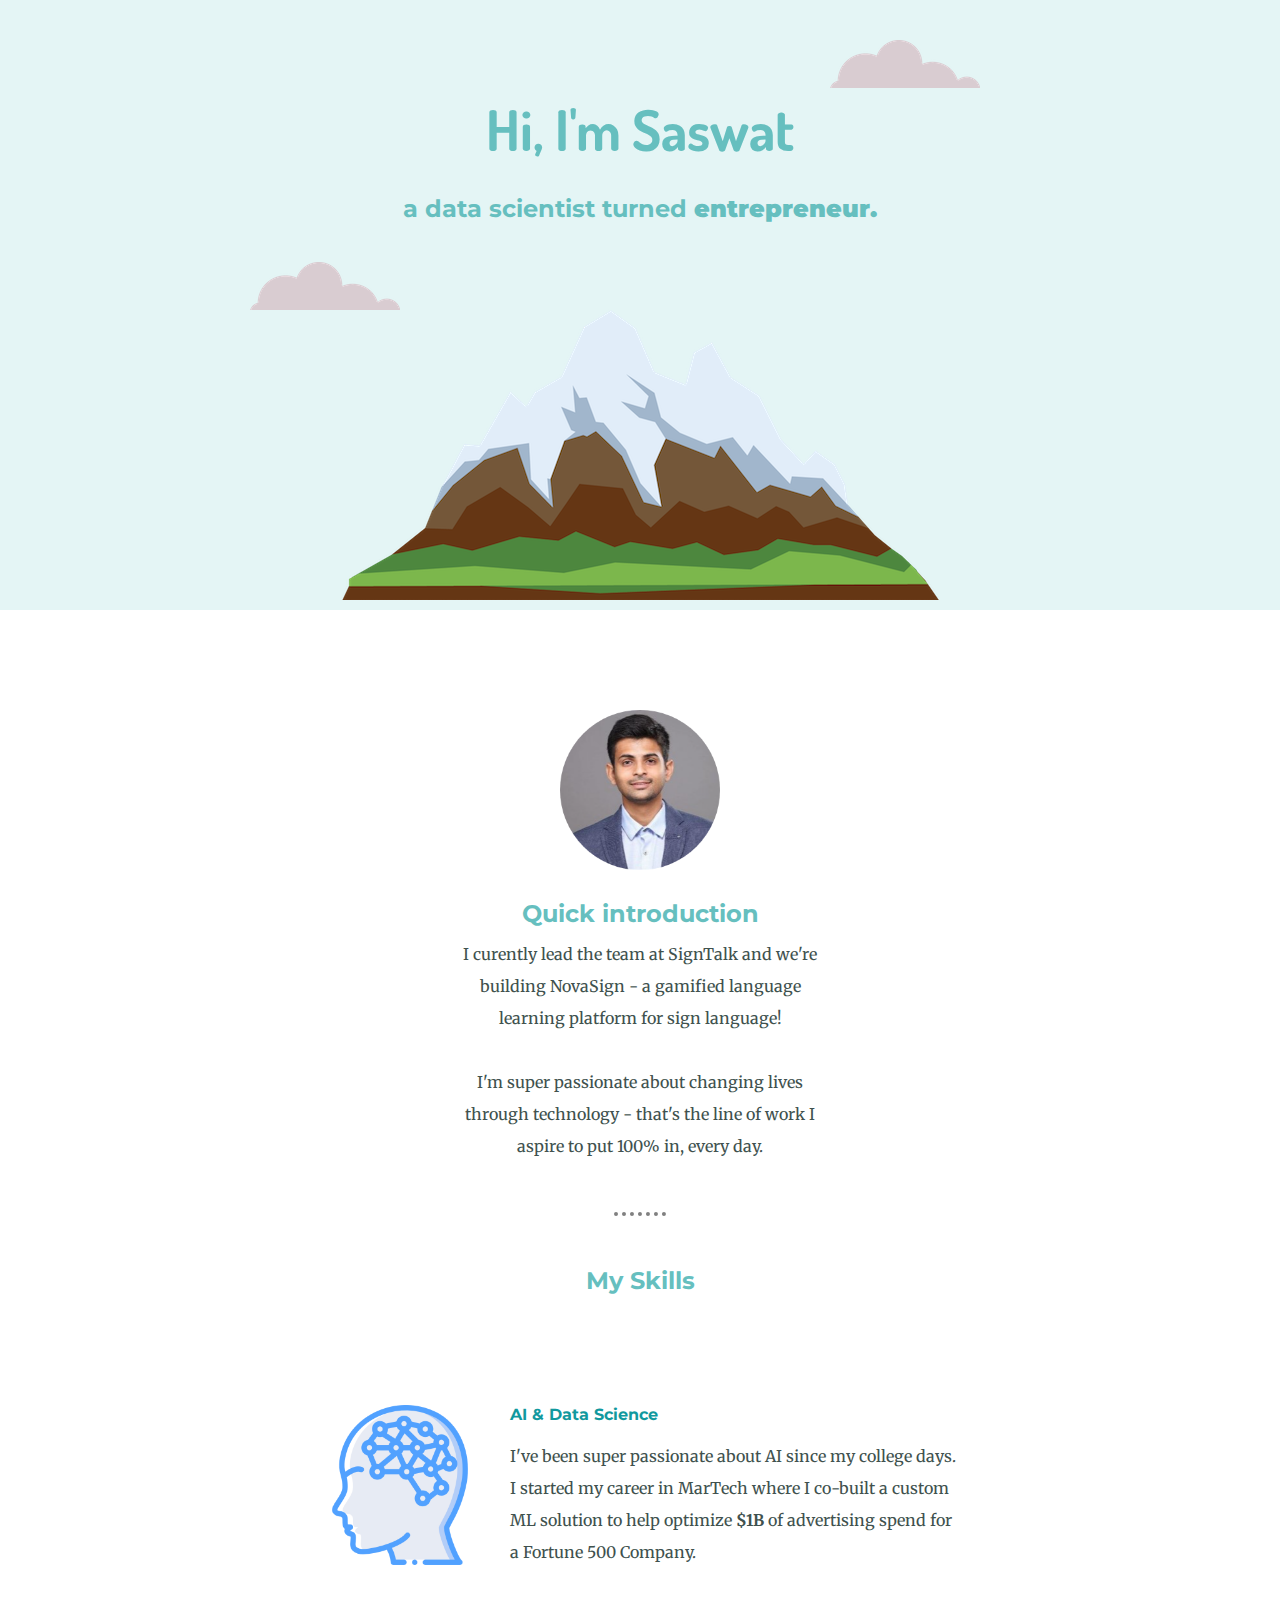
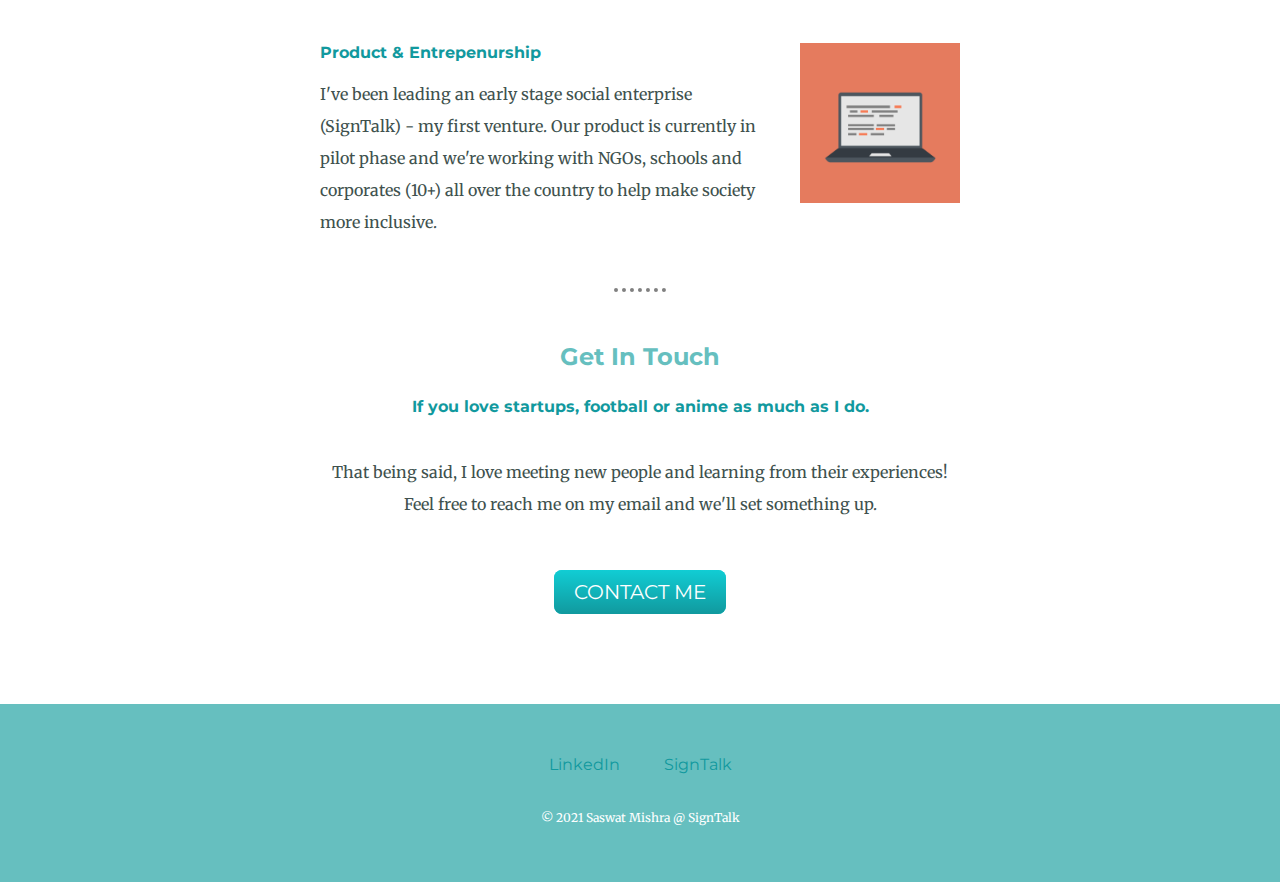
<file: index.html>
<!DOCTYPE html>
<head>
    <meta charset="UTF-8">
    <title>Saswat Mishra</title>
    <link rel="stylesheet" href="css/styles.css">
    <link rel="icon" href="favicon.ico">
    <link rel="preconnect" href="https://fonts.googleapis.com">
    <link rel="preconnect" href="https://fonts.gstatic.com" crossorigin>
    <link href="https://fonts.googleapis.com/css2?family=Dosis&family=Merriweather&family=Montserrat&display=swap" rel="stylesheet">
</head>
<body>
    <div class="top-container">
        <img class="top-cloud" src="images/cloud.png" alt="cloud-img">
        <h1>Hi, I'm Saswat</h1>
        <h2>a data scientist turned <strong>entrepreneur.</strong></h2>
        <img class = "bottom-cloud" src="images/cloud.png" alt="cloud-img">
        <img class = "mountain" src="images/mountain.png" alt="mountain-img">
    </div>
    <div class="middle-container">
        <div class="profile">
          <img class="profile-pic" src="images/Saswat_circle.png" alt="Saswat profie photo">
          <h2>Quick introduction</h2>
          <p class ="intro">I curently lead the team at SignTalk and we're building NovaSign - a gamified language learning platform for sign language!
            <br> <br>I'm super passionate about changing lives through technology - that's the line of work I aspire to put 100% in, every day. </p>
        </div>
        <hr>
        <div class="skills">
          <h2>My Skills</h2>
          <div class="ai-skill-row">
            <img class ="ai-pic" src="images/ai.png" alt="AI pic">
            <h3>AI & Data Science</h3>
            <p class ="ai-description">I've been super passionate about AI since my college days. 
              I started my career in MarTech where I co-built a custom ML solution to help optimize <strong>$1B</strong> of advertising spend for a Fortune 500 Company.</p>
          </div>
          <div class="product-skill-row">
            <img class="product-pic" src="images/computer.png" alt="Computer pic">
            <h3>Product & Entrepenurship</h3>
            <p class ="product-description">I've been leading an early stage social enterprise (SignTalk) - my first venture. 
              Our product is currently in pilot phase and we're working with NGOs, schools and corporates (10+) all over the country to help make society more inclusive.</p>
          </div>
        </div>
        <hr>
        <div class="contact-me">
          <h2>Get In Touch</h2>
          <h3>If you love startups, football or anime as much as I do.</h3>
          <p class="contact-message">That being said, I love meeting new people and learning from their experiences! 
            <br> Feel free to reach me on my email and we'll set something up.</p>
          <a class="btn" href="saswat@signtalk.in">CONTACT ME</a>
        </div>
      </div>
      <div class="bottom-container">
        <div class = "footer-info">
          <a class="footer-link" href="https://www.linkedin.com/in/saswat-mishra-752303150/">LinkedIn</a>
          <a class="footer-link" href="https://www.signtalk.in/learnisl/learn">SignTalk</a>
        </div>
        <p class="footer-name">© 2021 Saswat Mishra @ SignTalk</p>
      </div>
      
    
    
</body>
</html>
</file>
<file: css/styles.css>
/*****************************TAG SELECTORS**********************/
body {
  margin: 0px;
  text-align: center;
  font-family: "Merriweather", serif;
  color: #40514e;
}
h1 {
  color: #66bfbf;
  font-size: 3.5rem;
  margin: 3rem auto 0 auto;
  font-family: "Dosis", sans-serif;
}
h2 {
  margin: 0;
  color: #66bfbf;
  font-size: 1.5rem;
  font-family: "Montserrat", sans-serif;
  font-weight: bolder;
  padding-bottom: 10px;
}
h3 {
  color: #11999e;
  font-size: 1rem;
  font-family: "Montserrat", sans-serif;
  font-weight: bolder;
}
hr {
  border-style: none none dotted;
  border-bottom: 0.3rem dotted gray;
  width: 4%;
  margin: 50px auto;
}
p {
  line-height: 2;
}
a {
  color: #11999e;
  font-family: "Montserrat", sans-serif;
  text-decoration: None;
  margin: 10px 20px;
}
a:hover {
  color: #eaf6f6;
}
.top-container {
  background-color: #e4f5f5;
  position: relative;
  padding-top: 25px;
  line-height: 2;
}

.middle-container {
  margin: 100px 0;
}
.bottom-container {
  background-color: #66bfbf;
  padding: 50px 0 20px;
}
.bottom-cloud {
  position: absolute;
  left: 250px;
  bottom: 300px;
}
.top-cloud {
  position: absolute;
  right: 300px;
  top: 40px;
}
.profile {
  width: 50%;
  margin: auto;
}
.intro {
  width: 60%;
  margin: auto;
}
.skills {
  width: 50%;
  margin: auto;
}
.ai-skill-row {
  margin: 100px auto 75px;
  text-align: left;
}
.product-skill-row {
  margin: 0;
  text-align: left;
}
.profile-pic {
  width: 25%;
  margin-bottom: 25px;
}
.ai-pic {
  width: 25%;
  float: left;
  margin-right: 30px;
}
.product-pic {
  width: 25%;
  float: right;
  display: flex;
  justify-content: center;
  margin-left: 30px;
}

.contact-message {
  width: 50%;
  margin: 40px auto 60px;
}
.footer-name {
  color: white;
  font-size: 0.75rem;
  padding: 20px 0;
}
.btn {
  background: #11cdd4;
  background-image: -webkit-linear-gradient(top, #11cdd4, #11999e);
  background-image: -moz-linear-gradient(top, #11cdd4, #11999e);
  background-image: -ms-linear-gradient(top, #11cdd4, #11999e);
  background-image: -o-linear-gradient(top, #11cdd4, #11999e);
  background-image: linear-gradient(to bottom, #11cdd4, #11999e);
  -webkit-border-radius: 8;
  -moz-border-radius: 8;
  border-radius: 8px;
  font-family: "Montserrat", sans-serif;
  color: #ffffff;
  font-size: 20px;
  padding: 10px 20px 10px 20px;
  text-decoration: none;
}

.btn:hover {
  background: #30e3cb;
  background-image: -webkit-linear-gradient(top, #30e3cb, #2bc48d);
  background-image: -moz-linear-gradient(top, #30e3cb, #2bc48d);
  background-image: -ms-linear-gradient(top, #30e3cb, #2bc48d);
  background-image: -o-linear-gradient(top, #30e3cb, #2bc48d);
  background-image: linear-gradient(to bottom, #30e3cb, #2bc48d);
  text-decoration: none;
}
</file>
